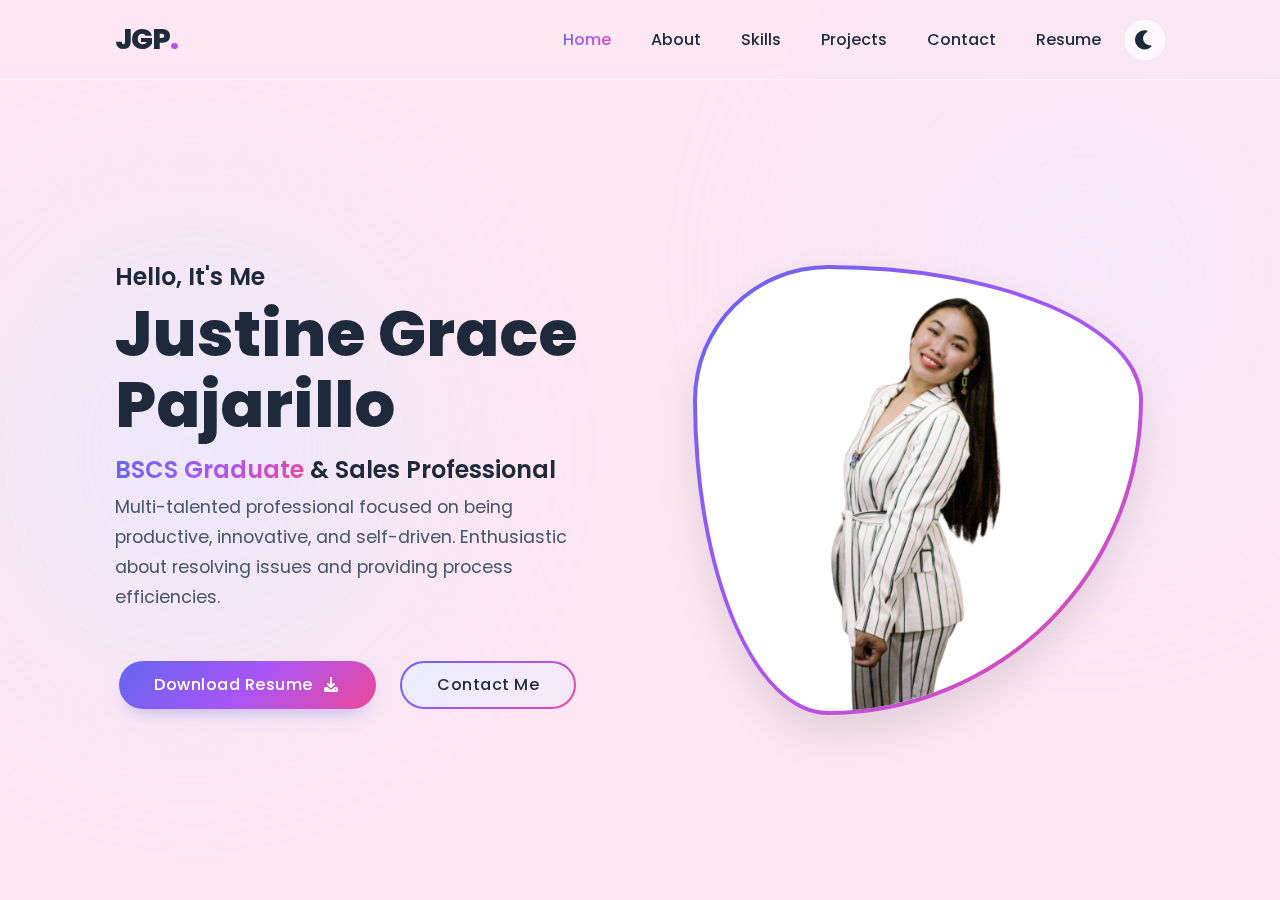
<file: index.html>
<!DOCTYPE html>
<html lang="en">
  <head>
    <meta charset="UTF-8" />
    <meta name="viewport" content="width=device-width, initial-scale=1.0" />
    <title>Justine Grace Pajarillo | Portfolio</title>

    <link rel="stylesheet" href="assets/fontawesome/css/all.min.css" />

    <link rel="stylesheet" href="assets/styles/style.css" />
  </head>
  <body>
    <div class="background-blobs"></div>
    <script>
      (function () {
        if (localStorage.getItem("theme") === "dark") {
          document.body.classList.add("dark-mode");
        }
      })();
    </script>

    <header>
      <a href="index.html" class="logo">JGP<span>.</span></a>
      <div class="header-icons">
        <nav class="navbar">
          <a href="index.html" class="active">Home</a>
          <a href="about.html">About</a>
          <a href="skills.html">Skills</a>
          <a href="projects.html">Projects</a>
          <a href="contact.html">Contact</a>
          <a href="files/resume.pdf" target="_blank" id="resume-btn">Resume</a>
        </nav>
        <div id="theme-toggle"><i class="fas fa-moon"></i></div>
        <div id="menu-icon"><i class="fas fa-bars"></i></div>
      </div>
    </header>

    <main>
      <section class="home">
        <div class="home-content reveal">
          <h3>Hello, It's Me</h3>
          <h1>Justine Grace Pajarillo</h1>
          <h3>
            <span class="highlight">BSCS Graduate</span> & Sales Professional
          </h3>
          <p>
            Multi-talented professional focused on being productive, innovative,
            and self-driven. Enthusiastic about resolving issues and providing
            process efficiencies.
          </p>
          <div style="display: flex; gap: 1rem; flex-wrap: wrap">
            <a href="files/resume.pdf" target="_blank" class="btn"
              >Download Resume <i class="fas fa-download"></i
            ></a>
            <a href="contact.html" class="btn btn-outline">Contact Me</a>
          </div>
        </div>

        <div class="home-img reveal">
          <img src="assets/images/profile.png" alt="Justine Grace Pajarillo" />
        </div>
      </section>
    </main>

    <script src="assets/javascript/script.js"></script>
  </body>
</html>
</file>
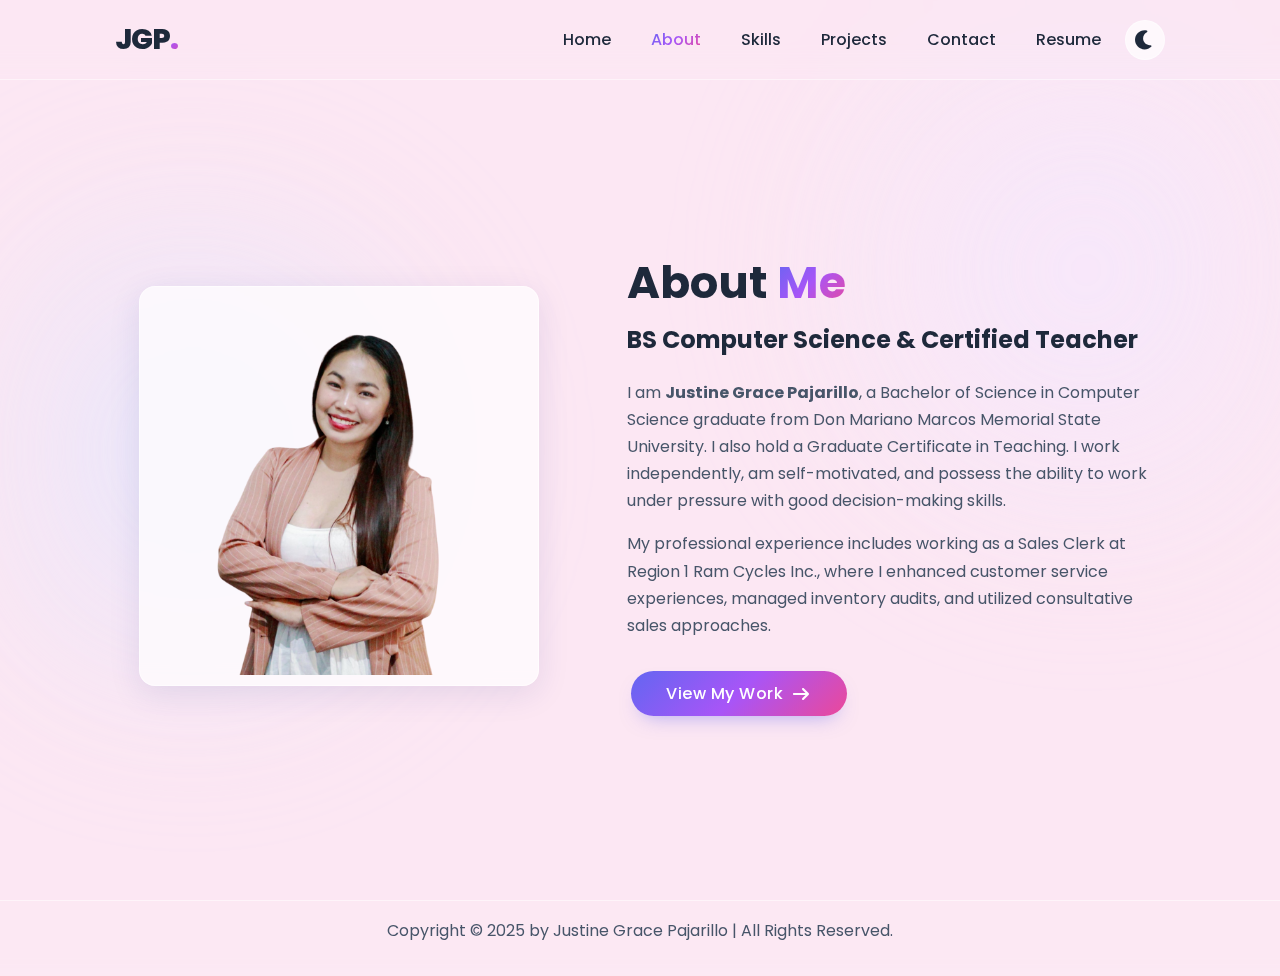
<file: about.html>
<!DOCTYPE html>
<html lang="en">
  <head>
    <meta charset="UTF-8" />
    <meta name="viewport" content="width=device-width, initial-scale=1.0" />
    <title>About | Justine Grace Pajarillo</title>
    <link rel="stylesheet" href="assets/fontawesome/css/all.min.css" />

    <link rel="stylesheet" href="assets/styles/style.css" />
  </head>
  <body>
    <div class="background-blobs"></div>
    <script>
      (function () {
        if (localStorage.getItem("theme") === "dark") {
          document.body.classList.add("dark-mode");
        }
      })();
    </script>

    <header>
      <a href="index.html" class="logo">JGP<span>.</span></a>
      <div class="header-icons">
        <nav class="navbar">
          <a href="index.html">Home</a>
          <a href="about.html" class="active">About</a>
          <a href="skills.html">Skills</a>
          <a href="projects.html">Projects</a>
          <a href="contact.html">Contact</a>
          <a href="files/resume.pdf" target="_blank" id="resume-btn">Resume</a>
        </nav>
        <div id="theme-toggle"><i class="fas fa-moon"></i></div>
        <div id="menu-icon"><i class="fas fa-bars"></i></div>
      </div>
    </header>

    <main>
      <section class="about">
        <div class="about-img reveal">
          <img
            src="assets/images/profile-2.png"
            alt="Justine Grace Pajarillo"
          />
        </div>
        <div class="about-content reveal">
          <h2
            class="section-title"
            style="text-align: left; margin-bottom: 1rem"
          >
            About <span>Me</span>
          </h2>
          <h3 style="margin-bottom: 1.5rem; font-size: 1.5rem">
            BS Computer Science & Certified Teacher
          </h3>

          <p>
            I am <strong>Justine Grace Pajarillo</strong>, a Bachelor of Science
            in Computer Science graduate from Don Mariano Marcos Memorial State
            University. I also hold a Graduate Certificate in Teaching. I work
            independently, am self-motivated, and possess the ability to work
            under pressure with good decision-making skills.
          </p>

          <p>
            My professional experience includes working as a Sales Clerk at
            Region 1 Ram Cycles Inc., where I enhanced customer service
            experiences, managed inventory audits, and utilized consultative
            sales approaches.
          </p>

          <a href="projects.html" class="btn" style="margin-top: 1rem"
            >View My Work <i class="fas fa-arrow-right"></i
          ></a>
        </div>
      </section>
    </main>

    <footer>
      <p>
        Copyright &copy; 2025 by Justine Grace Pajarillo | All Rights Reserved.
      </p>
    </footer>

    <script src="assets/javascript/script.js"></script>
  </body>
</html>
</file>
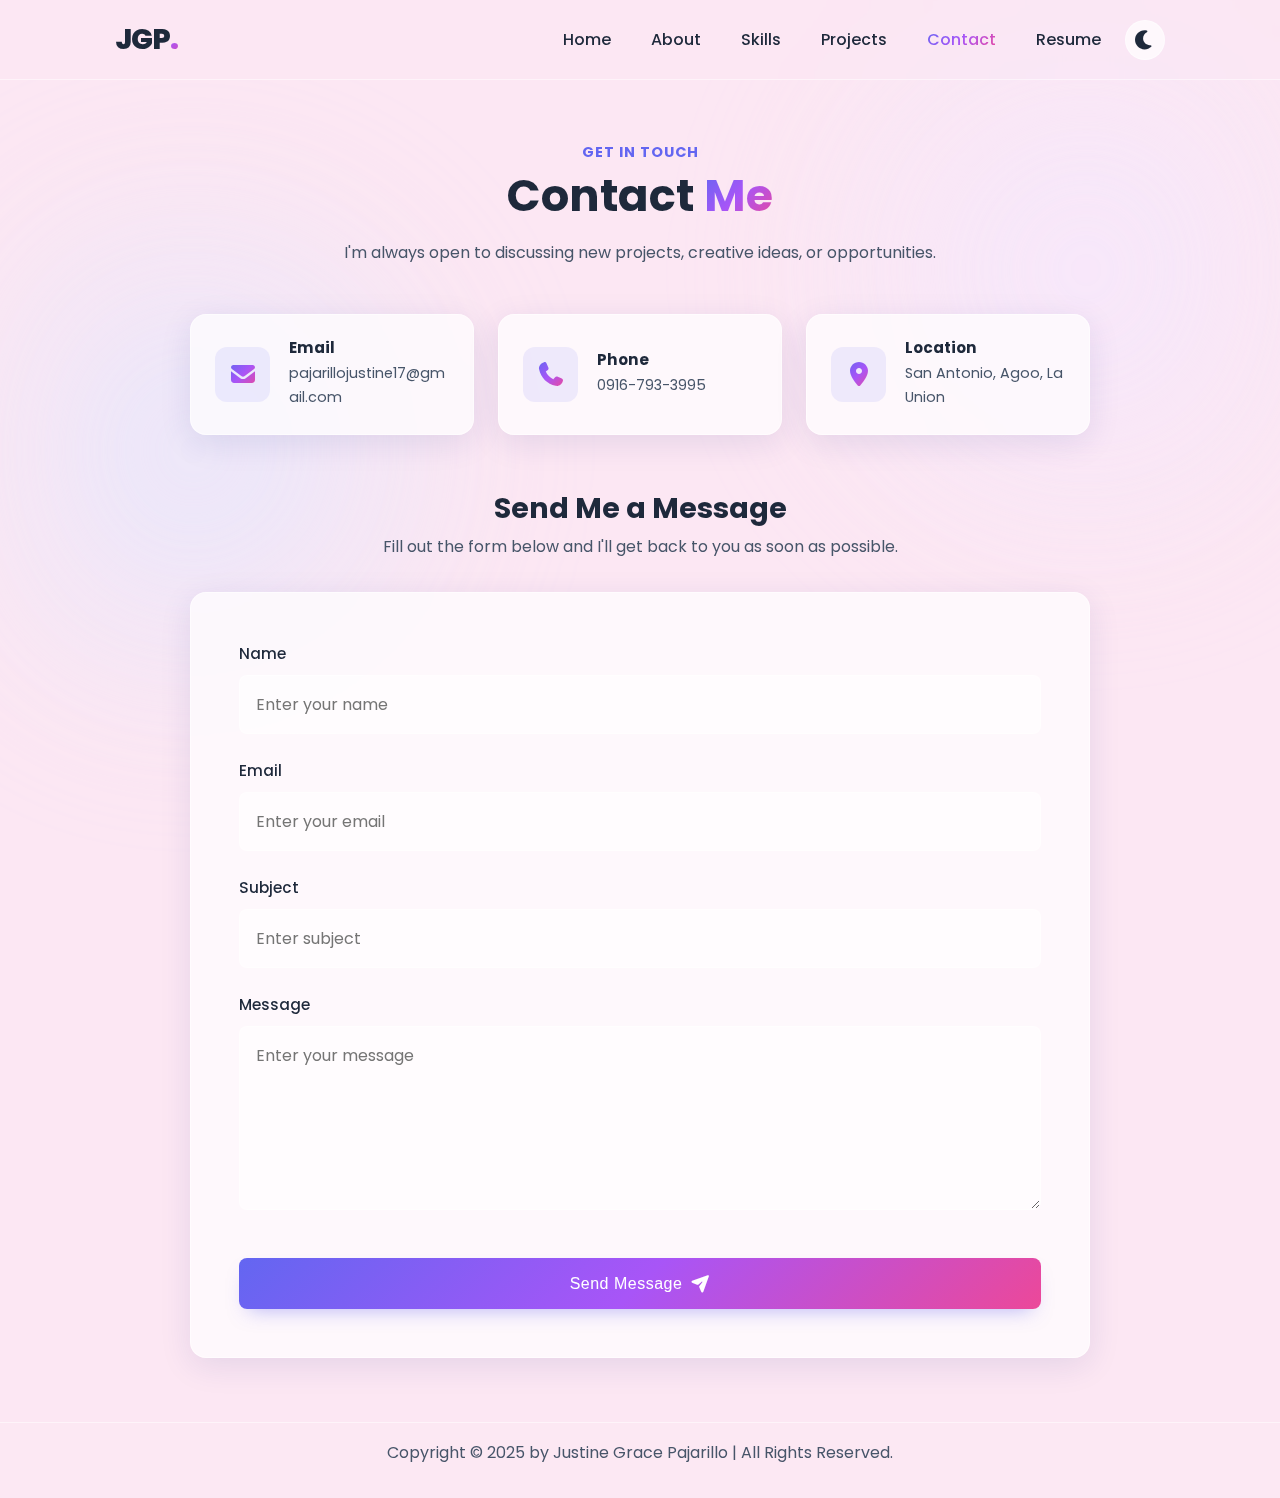
<file: contact.html>
<!DOCTYPE html>
<html lang="en">
  <head>
    <meta charset="UTF-8" />
    <meta name="viewport" content="width=device-width, initial-scale=1.0" />
    <title>Contact | Justine Grace Pajarillo</title>
    <link rel="stylesheet" href="assets/fontawesome/css/all.min.css" />
    <link rel="stylesheet" href="assets/styles/style.css" />
  </head>
  <body>
    <div class="background-blobs"></div>

    <script>
      (function () {
        if (localStorage.getItem("theme") === "dark") {
          document.body.classList.add("dark-mode");
        }
      })();
    </script>

    <header>
      <a href="index.html" class="logo">JGP<span>.</span></a>
      <div class="header-icons">
        <nav class="navbar">
          <a href="index.html">Home</a>
          <a href="about.html">About</a>
          <a href="skills.html">Skills</a>
          <a href="projects.html">Projects</a>
          <a href="contact.html" class="active">Contact</a>
          <a href="files/resume.pdf" target="_blank" id="resume-btn">Resume</a>
        </nav>
        <div id="theme-toggle"><i class="fas fa-moon"></i></div>
        <div id="menu-icon"><i class="fas fa-bars"></i></div>
      </div>
    </header>

    <main>
      <section class="contact">
        <div class="contact-header reveal">
          <h4 class="sub-title">GET IN TOUCH</h4>
          <h2 class="section-title">Contact <span>Me</span></h2>
          <p class="section-desc">
            I'm always open to discussing new projects, creative ideas, or
            opportunities.
          </p>
        </div>

        <div class="contact-wrapper">
          <div class="contact-info-grid reveal">
            <div class="info-card">
              <div class="icon-box"><i class="fas fa-envelope"></i></div>
              <div class="info-content">
                <h4>Email</h4>
                <p>pajarillojustine17@gmail.com</p>
              </div>
            </div>

            <div class="info-card">
              <div class="icon-box"><i class="fas fa-phone"></i></div>
              <div class="info-content">
                <h4>Phone</h4>
                <p>0916-793-3995</p>
              </div>
            </div>

            <div class="info-card">
              <div class="icon-box"><i class="fas fa-map-marker-alt"></i></div>
              <div class="info-content">
                <h4>Location</h4>
                <p>San Antonio, Agoo, La Union</p>
              </div>
            </div>
          </div>

          <div class="form-section reveal">
            <div class="form-header">
              <h3>Send Me a Message</h3>
              <p>
                Fill out the form below and I'll get back to you as soon as
                possible.
              </p>
            </div>

            <form action="#" class="styled-form">
              <div class="form-group">
                <label for="name">Name</label>
                <input
                  type="text"
                  id="name"
                  placeholder="Enter your name"
                  required
                />
              </div>

              <div class="form-group">
                <label for="email">Email</label>
                <input
                  type="email"
                  id="email"
                  placeholder="Enter your email"
                  required
                />
              </div>

              <div class="form-group">
                <label for="subject">Subject</label>
                <input type="text" id="subject" placeholder="Enter subject" />
              </div>

              <div class="form-group">
                <label for="message">Message</label>
                <textarea
                  id="message"
                  rows="6"
                  placeholder="Enter your message"
                  required
                ></textarea>
              </div>

              <button type="submit" class="btn btn-full">
                Send Message <i class="fas fa-paper-plane"></i>
              </button>
            </form>
          </div>
        </div>
      </section>
    </main>

    <footer>
      <p>
        Copyright &copy; 2025 by Justine Grace Pajarillo | All Rights Reserved.
      </p>
    </footer>

    <script src="assets/javascript/script.js"></script>
  </body>
</html>
</file>
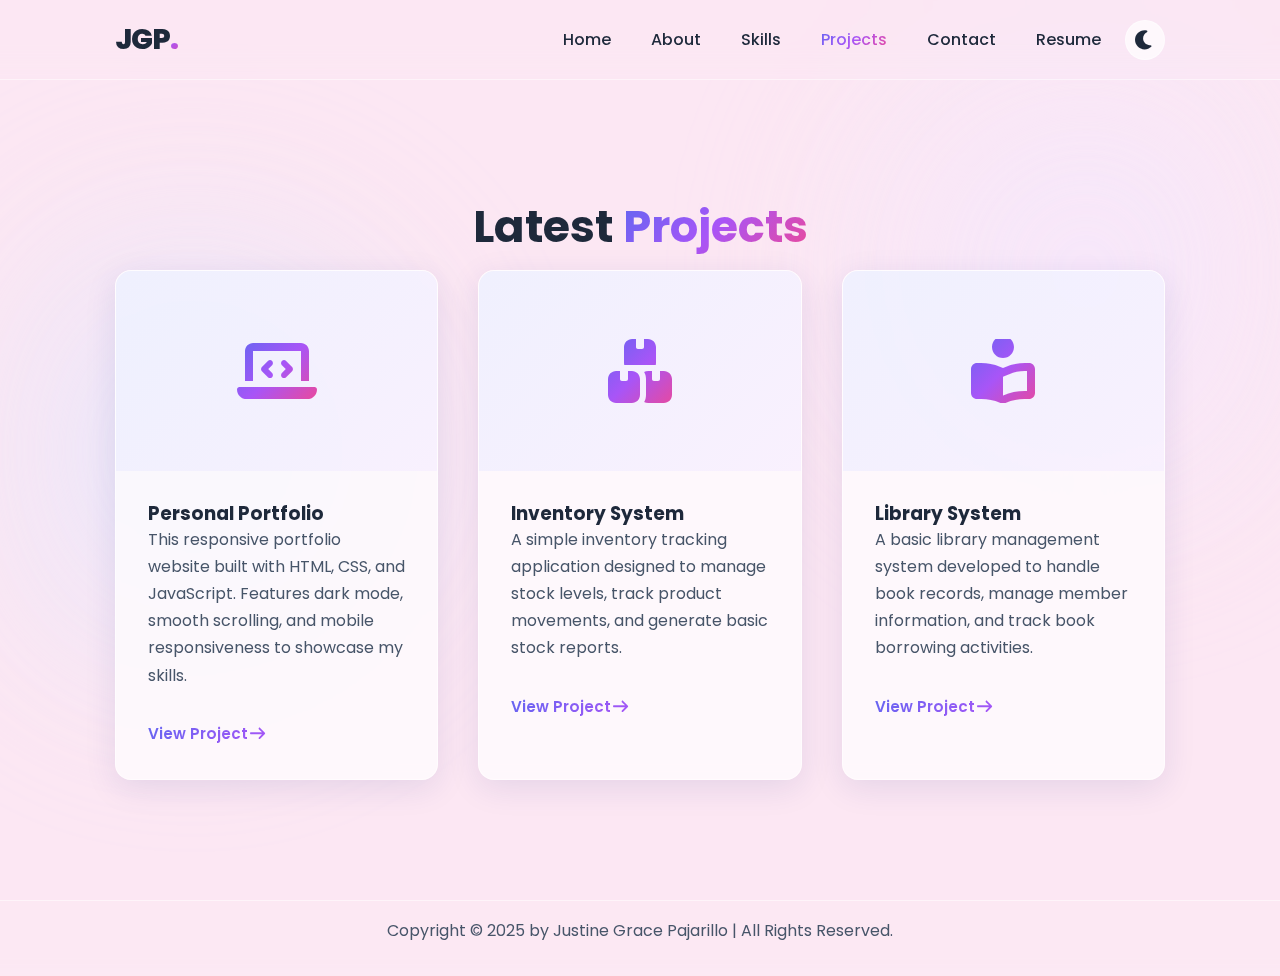
<file: projects.html>
<!DOCTYPE html>
<html lang="en">
  <head>
    <meta charset="UTF-8" />
    <meta name="viewport" content="width=device-width, initial-scale=1.0" />
    <title>Projects | Justine Grace Pajarillo</title>
    <link rel="stylesheet" href="assets/fontawesome/css/all.min.css" />

    <link rel="stylesheet" href="assets/styles/style.css" />
  </head>
  <body>
    <div class="background-blobs"></div>
    <script>
      (function () {
        if (localStorage.getItem("theme") === "dark") {
          document.body.classList.add("dark-mode");
        }
      })();
    </script>

    <header>
      <a href="index.html" class="logo">JGP<span>.</span></a>
      <div class="header-icons">
        <nav class="navbar">
          <a href="index.html">Home</a>
          <a href="about.html">About</a>
          <a href="skills.html">Skills</a>
          <a href="projects.html" class="active">Projects</a>
          <a href="contact.html">Contact</a>
          <a href="files/resume.pdf" target="_blank" id="resume-btn">Resume</a>
        </nav>
        <div id="theme-toggle"><i class="fas fa-moon"></i></div>
        <div id="menu-icon"><i class="fas fa-bars"></i></div>
      </div>
    </header>

    <main>
      <section class="projects">
        <h2 class="section-title">Latest <span>Projects</span></h2>
        <div class="projects-container">
          <div class="project-card reveal">
            <div class="project-img">
              <i class="fas fa-laptop-code"></i>
            </div>
            <div class="project-content">
              <h3>Personal Portfolio</h3>
              <p>
                This responsive portfolio website built with HTML, CSS, and
                JavaScript. Features dark mode, smooth scrolling, and mobile
                responsiveness to showcase my skills.
              </p>
              <a href="index.html" class="project-link"
                >View Project <i class="fas fa-arrow-right"></i
              ></a>
            </div>
          </div>

          <div class="project-card reveal">
            <div class="project-img">
              <i class="fas fa-boxes"></i>
            </div>
            <div class="project-content">
              <h3>Inventory System</h3>
              <p>
                A simple inventory tracking application designed to manage stock
                levels, track product movements, and generate basic stock
                reports.
              </p>
              <a href="#" class="project-link"
                >View Project <i class="fas fa-arrow-right"></i
              ></a>
            </div>
          </div>

          <div class="project-card reveal">
            <div class="project-img">
              <i class="fas fa-book-reader"></i>
            </div>
            <div class="project-content">
              <h3>Library System</h3>
              <p>
                A basic library management system developed to handle book
                records, manage member information, and track book borrowing
                activities.
              </p>
              <a href="#" class="project-link"
                >View Project <i class="fas fa-arrow-right"></i
              ></a>
            </div>
          </div>
        </div>
      </section>
    </main>

    <footer>
      <p>
        Copyright &copy; 2025 by Justine Grace Pajarillo | All Rights Reserved.
      </p>
    </footer>

    <script src="assets/javascript/script.js"></script>
  </body>
</html>
</file>
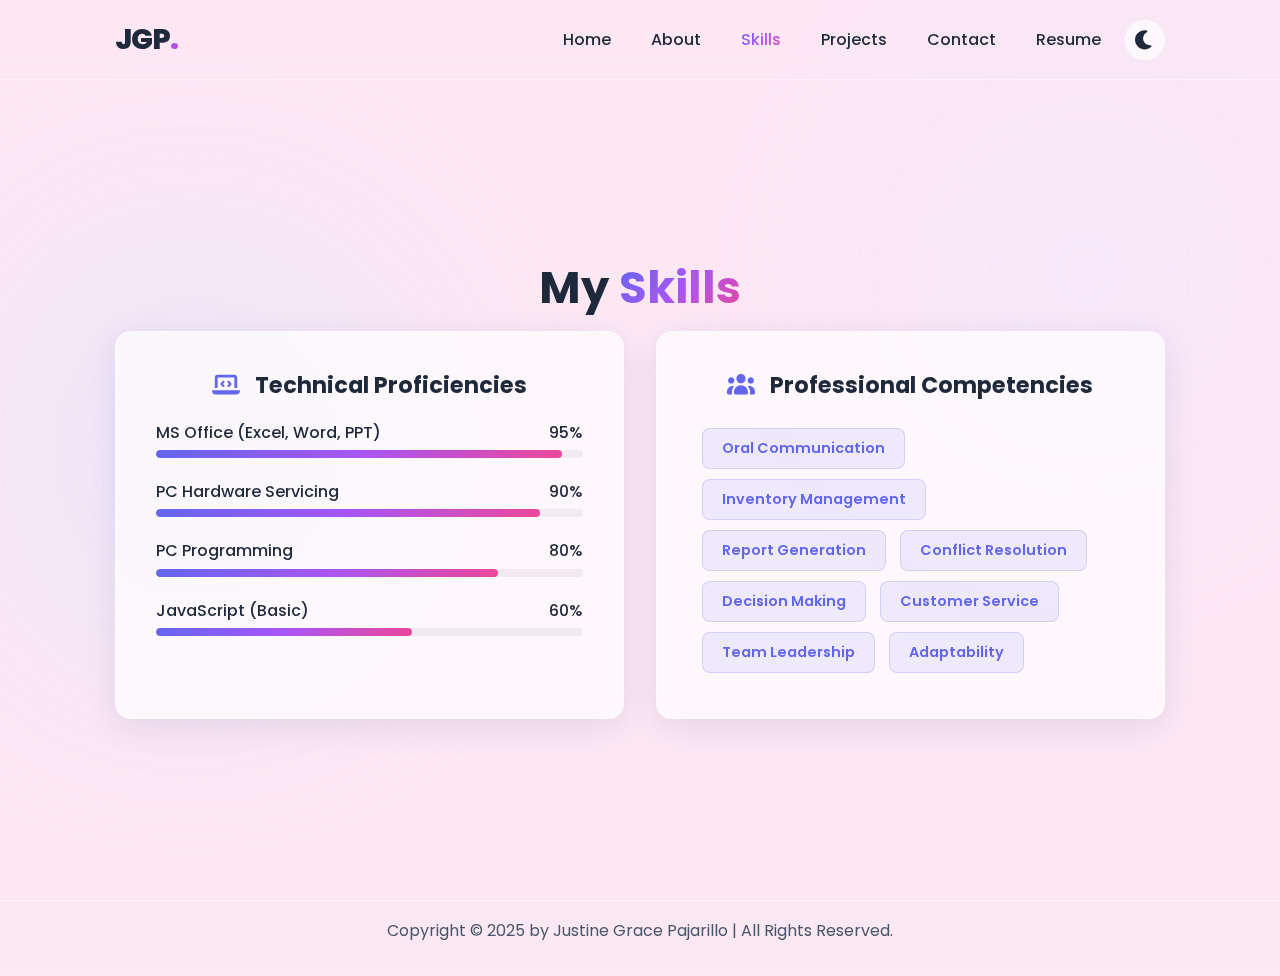
<file: skills.html>
<!DOCTYPE html>
<html lang="en">
  <head>
    <meta charset="UTF-8" />
    <meta name="viewport" content="width=device-width, initial-scale=1.0" />
    <title>Skills | Justine Grace Pajarillo</title>
    <link rel="stylesheet" href="assets/fontawesome/css/all.min.css" />

    <link rel="stylesheet" href="assets/styles/style.css" />
  </head>
  <body>
    <div class="background-blobs"></div>
    <script>
      (function () {
        if (localStorage.getItem("theme") === "dark") {
          document.body.classList.add("dark-mode");
        }
      })();
    </script>

    <header>
      <a href="index.html" class="logo">JGP<span>.</span></a>
      <div class="header-icons">
        <nav class="navbar">
          <a href="index.html">Home</a>
          <a href="about.html">About</a>
          <a href="skills.html" class="active">Skills</a>
          <a href="projects.html">Projects</a>
          <a href="contact.html">Contact</a>
          <a href="files/resume.pdf" target="_blank" id="resume-btn">Resume</a>
        </nav>
        <div id="theme-toggle"><i class="fas fa-moon"></i></div>
        <div id="menu-icon"><i class="fas fa-bars"></i></div>
      </div>
    </header>

    <main>
      <section class="skills">
        <h2 class="section-title">My <span>Skills</span></h2>
        <div class="skills-container">
          <div class="skill-box reveal">
            <h3>
              <i
                class="fas fa-laptop-code"
                style="color: var(--primary-color); margin-right: 10px"
              ></i>
              Technical Proficiencies
            </h3>
            <div class="skill-content">
              <div class="progress">
                <h4>MS Office (Excel, Word, PPT) <span>95%</span></h4>
                <div class="bar"><span style="width: 95%"></span></div>
              </div>
              <div class="progress">
                <h4>PC Hardware Servicing <span>90%</span></h4>
                <div class="bar"><span style="width: 90%"></span></div>
              </div>
              <div class="progress">
                <h4>PC Programming <span>80%</span></h4>
                <div class="bar"><span style="width: 80%"></span></div>
              </div>
              <div class="progress">
                <h4>JavaScript (Basic) <span>60%</span></h4>
                <div class="bar"><span style="width: 60%"></span></div>
              </div>
            </div>
          </div>

          <div class="skill-box reveal">
            <h3>
              <i
                class="fas fa-users"
                style="color: var(--primary-color); margin-right: 10px"
              ></i>
              Professional Competencies
            </h3>
            <div class="skill-content">
              <div class="soft-skills">
                <span class="tag">Oral Communication</span>
                <span class="tag">Inventory Management</span>
                <span class="tag">Report Generation</span>
                <span class="tag">Conflict Resolution</span>
                <span class="tag">Decision Making</span>
                <span class="tag">Customer Service</span>
                <span class="tag">Team Leadership</span>
                <span class="tag">Adaptability</span>
              </div>
            </div>
          </div>
        </div>
      </section>
    </main>

    <footer>
      <p>
        Copyright &copy; 2025 by Justine Grace Pajarillo | All Rights Reserved.
      </p>
    </footer>

    <script src="assets/javascript/script.js"></script>
  </body>
</html>
</file>
<file: assets/styles/style.css>
@font-face {
  font-family: "Poppins";
  font-style: normal;
  font-weight: 300;
  src: url("../fonts/poppins-v24-latin-300.woff2") format("woff2");
}
@font-face {
  font-family: "Poppins";
  font-style: normal;
  font-weight: 400;
  src: url("../fonts/poppins-v24-latin-regular.woff2") format("woff2");
}
@font-face {
  font-family: "Poppins";
  font-style: normal;
  font-weight: 500;
  src: url("../fonts/poppins-v24-latin-500.woff2") format("woff2");
}
@font-face {
  font-family: "Poppins";
  font-style: normal;
  font-weight: 600;
  src: url("../fonts/poppins-v24-latin-600.woff2") format("woff2");
}
@font-face {
  font-family: "Poppins";
  font-style: normal;
  font-weight: 700;
  src: url("../fonts/poppins-v24-latin-700.woff2") format("woff2");
}
@font-face {
  font-family: "Poppins";
  font-style: normal;
  font-weight: 800;
  src: url("../fonts/poppins-v24-latin-800.woff2") format("woff2");
}

:root {
  --gradient-primary: linear-gradient(
    135deg,
    #6366f1 0%,
    #a855f7 50%,
    #ec4899 100%
  );
  --gradient-hover: linear-gradient(
    135deg,
    #4f46e5 0%,
    #9333ea 50%,
    #db2777 100%
  );
  --gradient-text: linear-gradient(to right, #4f46e5, #ec4899);

  --primary-color: #6366f1;

  --glass-bg: rgba(255, 255, 255, 0.7);
  --glass-border: rgba(255, 255, 255, 0.5);
  --glass-shadow: 0 8px 32px 0 rgba(31, 38, 135, 0.1);

  --text-main: #1e293b;
  --text-light: #475569;

  --blob-1: #e0e7ff;
  --blob-2: #f3e8ff;
  --blob-3: #fce7f3;

  --header-height: 80px;
  --section-padding: 4rem 9%;
  --border-radius: 16px;
  --transition: all 0.3s cubic-bezier(0.4, 0, 0.2, 1);
}

body.dark-mode {
  --gradient-primary: linear-gradient(
    135deg,
    #818cf8 0%,
    #c084fc 50%,
    #f472b6 100%
  );
  --gradient-text: linear-gradient(to right, #818cf8, #f472b6);

  --glass-bg: rgba(15, 23, 42, 0.6);
  --glass-border: rgba(255, 255, 255, 0.08);
  --glass-shadow: 0 8px 32px 0 rgba(0, 0, 0, 0.3);

  --text-main: #f8fafc;
  --text-light: #cbd5e1;

  --blob-1: #1e1b4b;
  --blob-2: #2e1065;
  --blob-3: #0f172a;
}

* {
  margin: 0;
  padding: 0;
  box-sizing: border-box;
  text-decoration: none;
  border: none;
  outline: none;
  list-style: none;
}

html {
  scroll-behavior: smooth;
  font-size: 16px;
}

body {
  font-family: "Poppins", sans-serif;
  color: var(--text-main);
  line-height: 1.7;
  overflow-x: hidden;
  padding-top: var(--header-height);
  position: relative;
  background: var(--blob-3);
}

.background-blobs {
  position: fixed;
  top: 0;
  left: 0;
  width: 100%;
  height: 100vh;
  z-index: -1;
  background: radial-gradient(circle at 15% 50%, var(--blob-1), transparent 25%),
    radial-gradient(circle at 85% 30%, var(--blob-2), transparent 25%);
  filter: blur(80px);
  opacity: 0.8;
  animation: blob-bounce 10s infinite alternate;
}

@keyframes blob-bounce {
  0% {
    transform: scale(1);
  }
  100% {
    transform: scale(1.1);
  }
}

h1,
h2,
h3,
h4,
h5,
h6 {
  font-weight: 700;
  line-height: 1.2;
  color: var(--text-main);
}

span.highlight,
.section-title span,
.logo span,
.home-content h3 span {
  background: var(--gradient-primary);
  -webkit-background-clip: text;
  -webkit-text-fill-color: transparent;
  display: inline-block;
}

p {
  color: var(--text-light);
  margin-bottom: 1rem;
}

section {
  padding: var(--section-padding);
  min-height: calc(100vh - var(--header-height));
  display: flex;
  flex-direction: column;
  justify-content: center;
}

.btn {
  display: inline-flex;
  align-items: center;
  justify-content: center;
  padding: 0.8rem 2.2rem;
  background: var(--gradient-primary);
  color: #ffffff;
  border-radius: 50px;
  font-size: 1rem;
  font-weight: 500;
  letter-spacing: 0.5px;
  transition: var(--transition);
  box-shadow: 0 10px 20px -10px rgba(99, 102, 241, 0.5);
  cursor: pointer;
  gap: 0.5rem;
  position: relative;
  overflow: hidden;
  z-index: 1;
  margin: 0.5rem 0.25rem;
  white-space: nowrap;
  line-height: 1.2;
}

.btn::before {
  content: "";
  position: absolute;
  top: 0;
  left: 0;
  width: 100%;
  height: 100%;
  background: var(--gradient-hover);
  z-index: -1;
  transition: opacity 0.3s ease;
  opacity: 0;
}

.btn:hover {
  transform: translateY(-3px);
  box-shadow: 0 15px 25px -10px rgba(168, 85, 247, 0.5);
  color: white;
}

.btn:hover::before {
  opacity: 1;
}

.btn-full {
  width: 100%;
  margin: 1rem 0 0 0;
  border-radius: 8px;
  padding: 1rem;
}

.btn-outline {
  position: relative;
  z-index: 1;
  color: var(--text-main);
  border: 2px solid transparent;
  border-radius: 50px;
  background-image: linear-gradient(var(--bg-body), var(--bg-body)),
    var(--gradient-primary);
  background-origin: border-box;
  background-clip: padding-box, border-box;
  box-shadow: none;
  display: inline-flex;
  align-items: center;
  justify-content: center;
}

body:not(.dark-mode) .btn-outline {
  background-image: linear-gradient(
      rgba(248, 250, 252, 0.9),
      rgba(248, 250, 252, 0.9)
    ),
    var(--gradient-primary);
}

body.dark-mode .btn-outline {
  background-image: linear-gradient(#0f172a, #0f172a), var(--gradient-primary);
}

.btn-outline:hover {
  background-image: linear-gradient(transparent, transparent),
    var(--gradient-primary);
  color: #ffffff;
  border: 2px solid transparent;
  transform: translateY(-3px);
}

.section-title {
  text-align: center;
  font-size: 2.8rem;
  margin-bottom: 1rem;
}

header {
  position: fixed;
  top: 0;
  left: 0;
  width: 100%;
  padding: 0 9%;
  background: rgba(255, 255, 255, 0.01);
  backdrop-filter: blur(15px);
  -webkit-backdrop-filter: blur(15px);
  display: flex;
  justify-content: space-between;
  align-items: center;
  z-index: 1000;
  border-bottom: 1px solid var(--glass-border);
  height: var(--header-height);
}

.logo {
  font-size: 1.8rem;
  font-weight: 800;
  color: var(--text-main);
  letter-spacing: -1px;
}

.navbar {
  display: flex;
  gap: 2.5rem;
  height: 100%;
  align-items: center;
}

.navbar a {
  font-size: 1rem;
  color: var(--text-main);
  font-weight: 500;
  position: relative;
}

.navbar a:hover,
.navbar a.active {
  background: var(--gradient-primary);
  -webkit-background-clip: text;
  -webkit-text-fill-color: transparent;
}

.header-icons {
  display: flex;
  align-items: center;
  gap: 1.5rem;
}

#theme-toggle {
  font-size: 1.2rem;
  cursor: pointer;
  color: var(--text-main);
  transition: var(--transition);
  padding: 8px;
  border-radius: 50%;
  width: 40px;
  height: 40px;
  display: flex;
  align-items: center;
  justify-content: center;
  background: var(--glass-bg);
  border: 1px solid var(--glass-border);
}

#theme-toggle:hover {
  border-color: #6366f1;
  color: #6366f1;
}

#menu-icon {
  font-size: 1.8rem;
  color: var(--text-main);
  display: none;
  cursor: pointer;
}

.home {
  display: flex;
  align-items: center;
  justify-content: center;
  flex-direction: row;
  gap: 4rem;
}

.home-content {
  flex: 1;
}

.home-content h3 {
  font-size: 1.5rem;
  font-weight: 600;
  color: var(--text-main);
  margin-bottom: 0.5rem;
}

.home-content h1 {
  font-size: 4rem;
  font-weight: 800;
  line-height: 1.1;
  margin-bottom: 1rem;
}

.home-content p {
  font-size: 1.1rem;
  max-width: 600px;
  margin-bottom: 2.5rem;
}

.home-img {
  flex: 1;
  display: flex;
  justify-content: center;
}

.home-img img {
  width: 100%;
  max-width: 450px;
  border-radius: 30% 70% 70% 30% / 30% 30% 70% 70%;
  border: 4px solid transparent;
  background: linear-gradient(white, white) padding-box,
    var(--gradient-primary) border-box;
  box-shadow: 0 20px 40px rgba(0, 0, 0, 0.1);
  animation: float 6s ease-in-out infinite;
}

body.dark-mode .home-img img {
  background: linear-gradient(#0f172a, #0f172a) padding-box,
    var(--gradient-primary) border-box;
}

@keyframes float {
  0%,
  100% {
    transform: translateY(0);
  }
  50% {
    transform: translateY(-20px);
  }
}

.project-card,
.skill-box,
.info-card,
.about-img img {
  background: var(--glass-bg);
  backdrop-filter: blur(12px);
  -webkit-backdrop-filter: blur(12px);
  border: 1px solid var(--glass-border);
  box-shadow: var(--glass-shadow);
  border-radius: var(--border-radius);
}

.about {
  display: flex;
  flex-direction: row;
  align-items: center;
  gap: 4rem;
}

.about-img {
  flex: 1;
  text-align: center;
}
.about-img img {
  width: 100%;
  max-width: 400px;
  padding: 10px;
}

.about-content {
  flex: 1.2;
}

.skills-container {
  display: grid;
  grid-template-columns: repeat(auto-fit, minmax(320px, 1fr));
  gap: 2rem;
  max-width: 1100px;
  margin: 0 auto;
  width: 100%;
}

.skill-box {
  padding: 2.5rem;
  transition: var(--transition);
}

.skill-box:hover {
  transform: translateY(-5px);
  border-color: rgba(99, 102, 241, 0.5);
}

.skill-box h3 {
  font-size: 1.4rem;
  margin-bottom: 1.5rem;
  text-align: center;
}

.progress {
  margin-bottom: 1.5rem;
}
.progress h4 {
  display: flex;
  justify-content: space-between;
  margin-bottom: 0.5rem;
  font-weight: 500;
}

.bar {
  width: 100%;
  height: 8px;
  background: rgba(0, 0, 0, 0.05);
  border-radius: 10px;
  overflow: hidden;
}
body.dark-mode .bar {
  background: rgba(255, 255, 255, 0.1);
}

.bar span {
  display: block;
  height: 100%;
  background: var(--gradient-primary);
  border-radius: 10px;
  width: 0;
  transition: width 1s ease-in-out;
}

.tag {
  display: inline-block;
  background: rgba(99, 102, 241, 0.1);
  color: #6366f1;
  padding: 0.6rem 1.2rem;
  border-radius: 8px;
  font-size: 0.9rem;
  font-weight: 600;
  border: 1px solid rgba(99, 102, 241, 0.2);
  margin: 0.3rem;
  line-height: 1.4;
}
body.dark-mode .tag {
  color: #a5b4fc;
  background: rgba(99, 102, 241, 0.2);
}

.projects-container {
  display: grid;
  grid-template-columns: repeat(auto-fit, minmax(300px, 1fr));
  gap: 2.5rem;
  max-width: 1200px;
  margin: 0 auto;
  width: 100%;
}

.project-card {
  overflow: hidden;
  display: flex;
  flex-direction: column;
}

.project-card:hover {
  transform: translateY(-10px);
  box-shadow: 0 20px 40px -15px rgba(0, 0, 0, 0.2);
  border-color: rgba(168, 85, 247, 0.4);
}

.project-img {
  height: 200px;
  background: linear-gradient(
    135deg,
    rgba(224, 231, 255, 0.5) 0%,
    rgba(243, 232, 255, 0.5) 100%
  );
  display: flex;
  align-items: center;
  justify-content: center;
}

body.dark-mode .project-img {
  background: linear-gradient(
    135deg,
    rgba(30, 41, 59, 0.5) 0%,
    rgba(49, 46, 129, 0.5) 100%
  );
}

.project-img i {
  font-size: 4rem;
  background: var(--gradient-primary);
  -webkit-background-clip: text;
  -webkit-text-fill-color: transparent;
}

.project-content {
  padding: 2rem;
  flex: 1;
  display: flex;
  flex-direction: column;
}

.project-link {
  display: inline-flex;
  align-items: center;
  margin-top: 1rem;
  font-weight: 600;
  font-size: 0.95rem;
  background: var(--gradient-primary);
  -webkit-background-clip: text;
  -webkit-text-fill-color: transparent;
}

.contact-header {
  text-align: center;
  margin-bottom: 3rem;
}
.sub-title {
  color: var(--primary-color);
  font-size: 0.9rem;
  font-weight: 700;
  letter-spacing: 1px;
  text-transform: uppercase;
  margin-bottom: 0.5rem;
}
.section-desc {
  max-width: 600px;
  margin: 0 auto;
}

.contact-wrapper {
  max-width: 900px;
  width: 100%;
  margin: 0 auto;
  display: flex;
  flex-direction: column;
  gap: 3.5rem;
}

.contact-info-grid {
  display: grid;
  grid-template-columns: repeat(auto-fit, minmax(280px, 1fr));
  gap: 1.5rem;
}

.info-card {
  padding: 1.5rem;
  display: flex;
  align-items: center;
  gap: 1.2rem;
  transition: var(--transition);
}

.info-card:hover {
  transform: translateY(-5px);
  border-color: rgba(99, 102, 241, 0.5);
}

.icon-box {
  width: 55px;
  height: 55px;
  border-radius: 12px;
  background: rgba(99, 102, 241, 0.1);
  display: flex;
  align-items: center;
  justify-content: center;
  flex-shrink: 0;
}

.icon-box i {
  font-size: 1.5rem;
  background: var(--gradient-primary);
  -webkit-background-clip: text;
  -webkit-text-fill-color: transparent;
}

.info-content h4 {
  font-size: 0.95rem;
  margin-bottom: 0.2rem;
  font-weight: 700;
}
.info-content p {
  margin: 0;
  font-size: 0.9rem;
  color: var(--text-light);
  word-break: break-all;
}

.form-section {
  width: 100%;
}

.form-header {
  text-align: center;
  margin-bottom: 2rem;
}
.form-header h3 {
  font-size: 1.8rem;
  margin-bottom: 0.5rem;
}

.styled-form {
  background: var(--glass-bg);
  backdrop-filter: blur(12px);
  border: 1px solid var(--glass-border);
  border-radius: var(--border-radius);
  padding: 3rem;
  box-shadow: var(--glass-shadow);
}

.form-group {
  margin-bottom: 1.5rem;
  text-align: left !important;
}

.form-group label {
  display: block;
  font-weight: 500;
  margin-bottom: 0.5rem;
  font-size: 0.95rem;
  color: var(--text-main);
}

.form-group input,
.form-group textarea {
  width: 100%;
  padding: 1rem;
  font-size: 1rem;
  color: var(--text-main);
  background: rgba(255, 255, 255, 0.5);
  border-radius: 8px;
  border: 1px solid var(--glass-border);
  transition: var(--transition);
  font-family: inherit;
}

body.dark-mode .form-group input,
body.dark-mode .form-group textarea {
  background: rgba(0, 0, 0, 0.2);
}

.form-group input:focus,
.form-group textarea:focus {
  border-color: #a855f7;
  background: var(--bg-card);
  box-shadow: 0 0 0 4px rgba(168, 85, 247, 0.1);
}

footer {
  padding: 1rem 9%;
  text-align: center;
  background: rgba(255, 255, 255, 0.05);
  backdrop-filter: blur(10px);
  margin-top: auto;
  border-top: 1px solid var(--glass-border);
}

.reveal {
  opacity: 0;
  transform: translateY(30px);
  transition: all 0.8s ease;
}
.reveal.active {
  opacity: 1;
  transform: translateY(0);
}

@media (max-width: 991px) {
  header {
    padding: 0 4%;
  }
  section {
    padding: 2rem 4%;
    text-align: center;
  }

  .home-content h1,
  .home-content h3,
  .home-content p,
  .about-content h2,
  .about-content h3,
  .about-content p,
  .section-title,
  .form-header {
    text-align: center;
  }

  .home-content,
  .about-content {
    display: flex;
    flex-direction: column;
    align-items: center;
  }
  .home-content > div {
    justify-content: center;
    width: 100%;
  }

  .styled-form {
    padding: 1.5rem;
  }
  .info-content p {
    font-size: 0.85rem;
  }
  .info-card {
    justify-content: flex-start;
    text-align: left;
  }

  #menu-icon {
    display: block;
    z-index: 1001;
  }
  .navbar {
    position: absolute;
    top: 100%;
    left: 0;
    width: 100%;
    height: auto;
    background: rgba(255, 255, 255, 0.95);
    backdrop-filter: blur(20px);
    padding: 0;
    flex-direction: column;
    gap: 0;
    box-shadow: 0 10px 30px rgba(0, 0, 0, 0.1);
    opacity: 0;
    visibility: hidden;
    transform: translateY(-20px);
    transition: all 0.3s ease-in-out;
    pointer-events: none;
  }
  body.dark-mode .navbar {
    background: rgba(15, 23, 42, 0.95);
  }

  .navbar.active {
    opacity: 1;
    visibility: visible;
    transform: translateY(0);
    pointer-events: auto;
  }
  .navbar a {
    padding: 1.5rem;
    border-bottom: 1px solid var(--glass-border);
    width: 100%;
    text-align: center;
  }

  .home {
    flex-direction: column-reverse;
    text-align: center;
    padding-top: 2rem;
  }
  .about {
    flex-direction: column;
    text-align: center;
  }
}

body.loaded {
  transition: color 0.3s ease;
}
</file>
